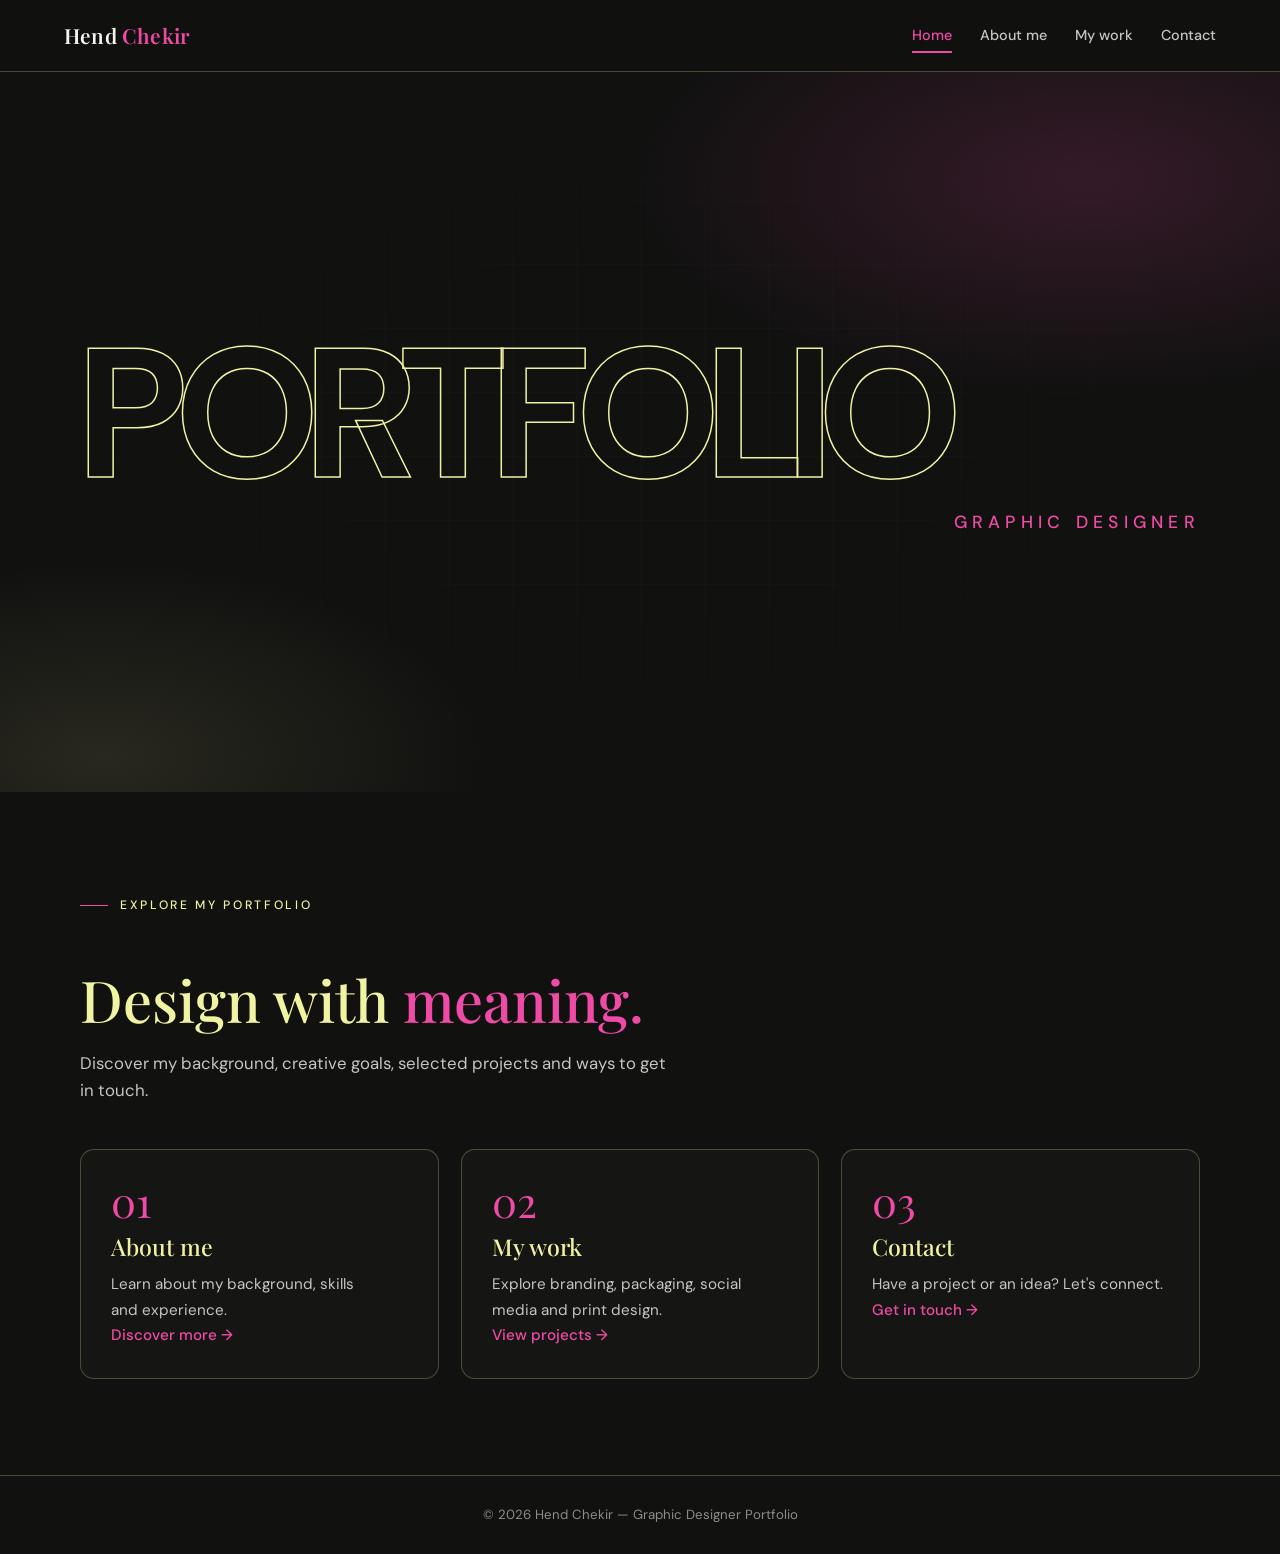
<file: index.html>
<!DOCTYPE html>
<html lang="en">
<head><meta charset="UTF-8"><meta name="viewport" content="width=device-width, initial-scale=1.0"> <title>Home | Hend Chekir</title>
<link rel="stylesheet" href="style.css"></head>
<body><header class="navbar">
    


<a class="brand" href="index.html">Hend <span>Chekir</span></a>

<nav class="nav-links" aria-label="Main navigation">
    <a class="active" href="index.html">Home</a>
    <a class="" href="about.html">About me</a>
    <a class="" href="portfolio.html">My work</a>
    <a class="" href="contact.html">Contact</a></nav></header><main>
<section class="hero" id="home"><div class="container">
<h1>PORTFOLIO</h1><p class="hero-role">Graphic Designer</p>
</div></section>
<section><div class="container"><p class="eyebrow">Explore my portfolio</p><h2 class="section-title">Design with <span class="accent">meaning.</span></h2><p class="section-intro">Discover my background, creative goals, selected projects and ways to get in touch.</p><div class="objective-grid">
<article class="objective-card"><div class="objective-number">01</div><h3>About me</h3><p>Learn about my background, skills and experience.</p><p><a class="accent" href="about.html">Discover more →</a></p></article>
<article class="objective-card"><div class="objective-number">02</div><h3>My work</h3><p>Explore branding, packaging, social media and print design.</p><p><a class="accent" href="portfolio.html">View projects →</a></p></article>
<article class="objective-card"><div class="objective-number">03</div><h3>Contact</h3><p>Have a project or an idea? Let's connect.</p><p><a class="accent" href="contact.html">Get in touch →</a></p></article>
</div></div></section></main><footer class="footer"><div class="container">© 2026 Hend Chekir — Graphic Designer Portfolio</div></footer></body></html>
</file>
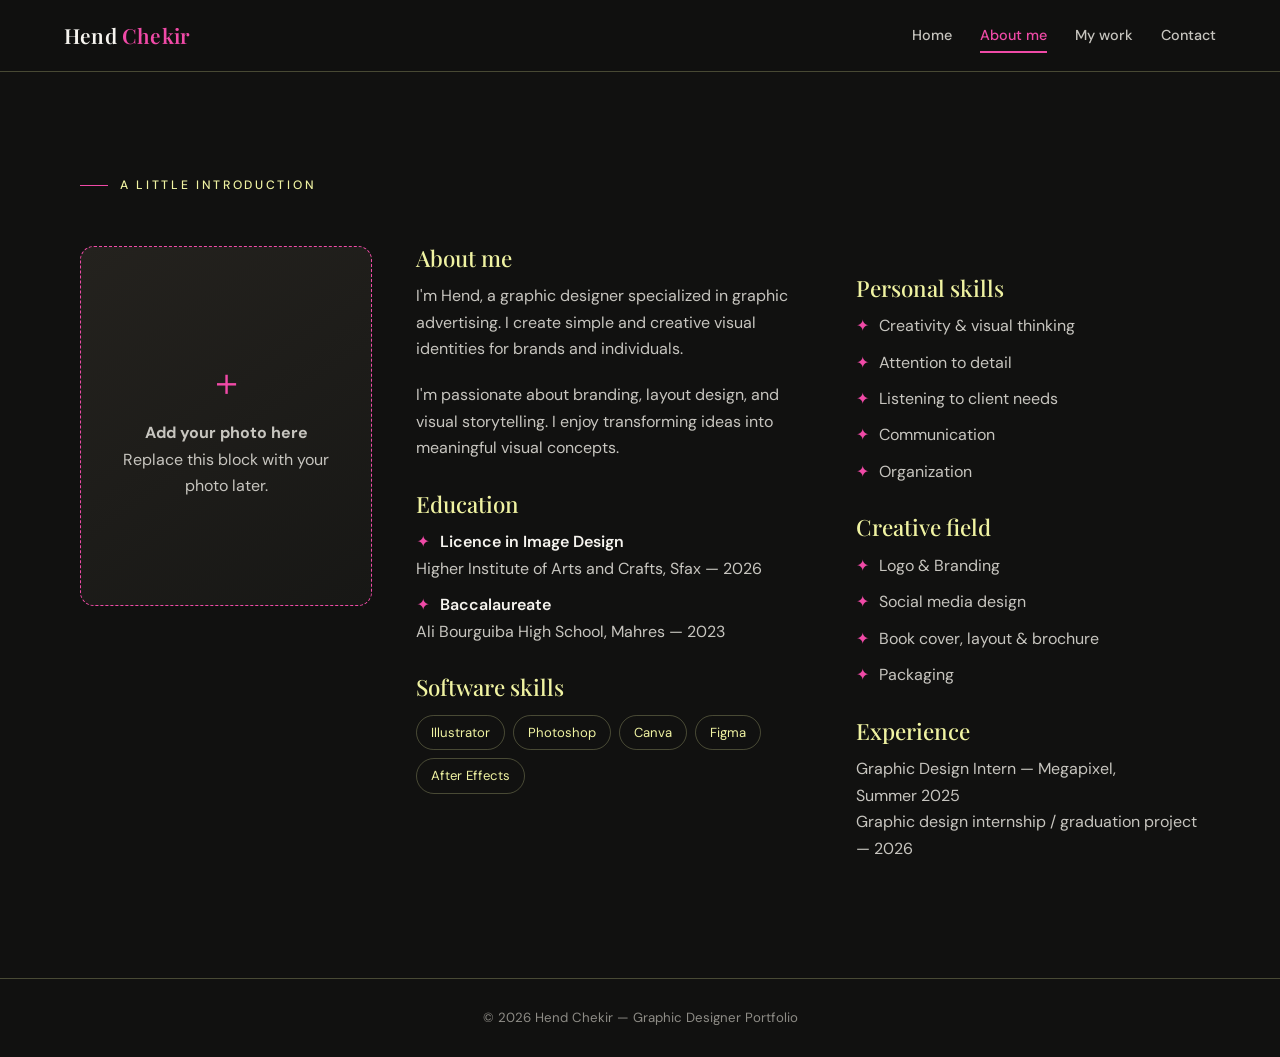
<file: about.html>
<!DOCTYPE html>
<html lang="en">
<head><meta charset="UTF-8"><meta name="viewport" content="width=device-width, initial-scale=1.0"><title>About me | Hend Chekir</title><link rel="stylesheet" href="style.css"></head>
<body><header class="navbar"><a class="brand" href="index.html">Hend <span>Chekir</span></a><nav class="nav-links" aria-label="Main navigation"><a class="" href="index.html">Home</a><a class="active" href="about.html">About me</a><a class="" href="portfolio.html">My work</a><a class="" href="contact.html">Contact</a></nav></header><main>
<section><div class="container"><p class="eyebrow">A little introduction</p> 
<div class="about-grid">
<div class="photo-placeholder"><div><span>＋</span><strong>Add your photo here</strong><p>Replace this block with your photo later.</p></div></div>
<div class="about-copy"><h2 class="mini-title">About me</h2><p>I'm Hend, a graphic designer specialized in graphic advertising. I create simple and creative visual identities for brands and individuals.</p><p>I'm passionate about branding, layout design, and visual storytelling. I enjoy transforming ideas into meaningful visual concepts.</p>
<h3 class="mini-title">Education</h3><ul class="simple-list"><li><strong>Licence in Image Design</strong><br>Higher Institute of Arts and Crafts, Sfax — 2026</li><li><strong>Baccalaureate</strong><br>Ali Bourguiba High School, Mahres — 2023</li></ul>
<h3 class="mini-title">Software skills</h3><div class="skill-tags"><span>Illustrator</span><span>Photoshop</span><span>Canva</span><span>Figma</span><span>After Effects</span></div></div>
<div><h3 class="mini-title">Personal skills</h3><ul class="simple-list"><li>Creativity & visual thinking</li><li>Attention to detail</li><li>Listening to client needs</li><li>Communication</li><li>Organization</li></ul>
<h3 class="mini-title">Creative field</h3><ul class="simple-list"><li>Logo & Branding</li><li>Social media design</li><li>Book cover, layout & brochure</li><li>Packaging</li></ul>
<h3 class="mini-title">Experience</h3><p class="muted">Graphic Design Intern — Megapixel, Summer 2025<br>Graphic design internship / graduation project — 2026</p></div>
</div></div></section></main><footer class="footer"><div class="container">© 2026 Hend Chekir — Graphic Designer Portfolio</div></footer></body></html>
</file>
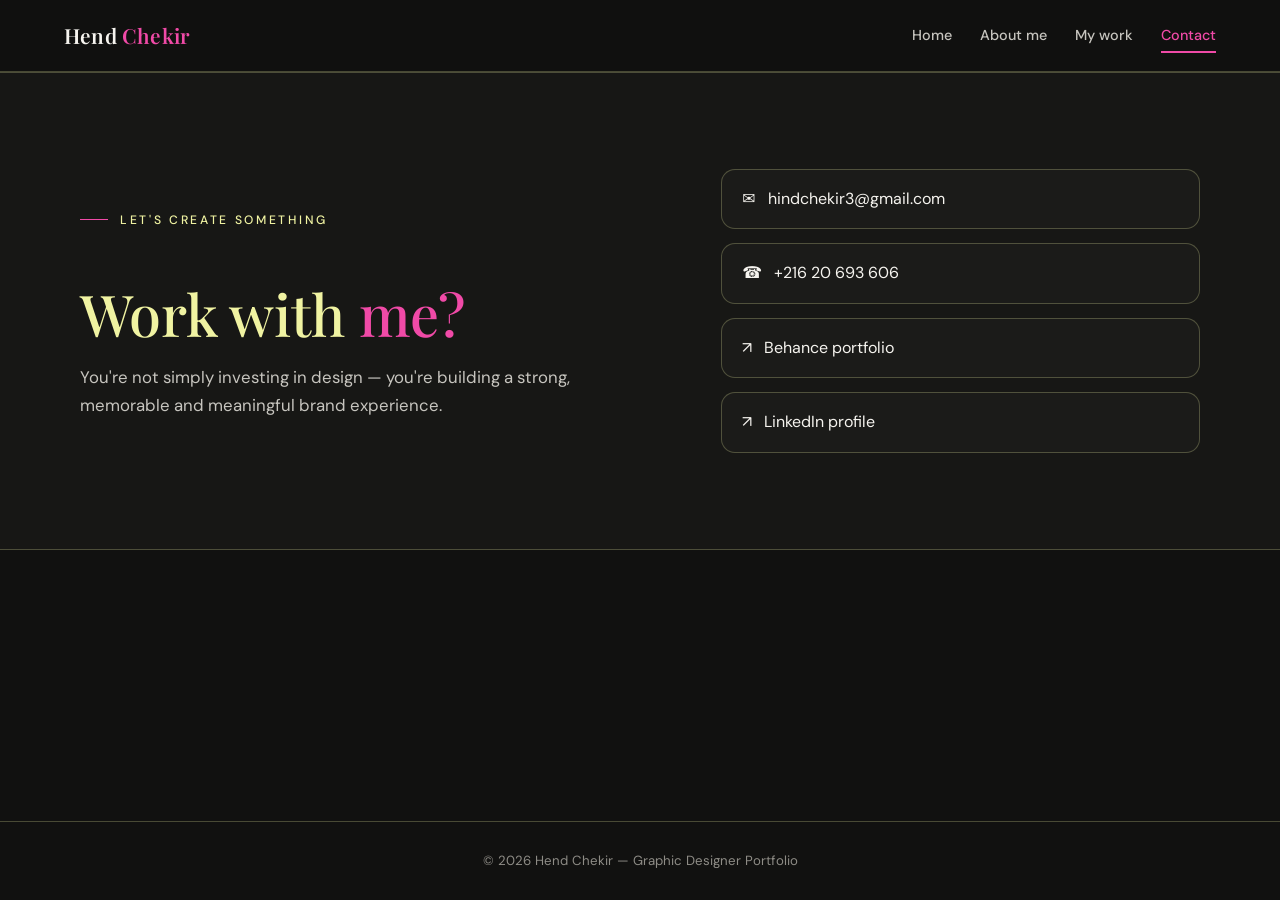
<file: contact.html>
<!DOCTYPE html>
<html lang="en">
<head><meta charset="UTF-8"><meta name="viewport" content="width=device-width, initial-scale=1.0"><title>Contact | Hend Chekir</title><link rel="stylesheet" href="style.css"></head>
<body><header class="navbar"><a class="brand" href="index.html">Hend <span>Chekir</span></a><nav class="nav-links" aria-label="Main navigation"><a class="" href="index.html">Home</a><a class="" href="about.html">About me</a><a class="" href="portfolio.html">My work</a><a class="active" href="contact.html">Contact</a></nav></header><main>
<section class="dark-section"><div class="container contact-grid"><div><p class="eyebrow">Let's create something</p><h1 class="section-title">Work with <span class="accent">me?</span></h1><p class="contact-text">You're not simply investing in design — you're building a strong, memorable and meaningful brand experience.</p></div>
<div class="contact-links"><a href="mailto:hindchekir3@gmail.com">✉ &nbsp; hindchekir3@gmail.com</a><a href="tel:+21620693606">☎ &nbsp; +216 20 693 606</a><a href="https://www.behance.net/hendchekir" target="_blank" rel="noreferrer">↗ &nbsp; Behance portfolio</a><a href="https://www.linkedin.com/in/hend-chekir-9b2864338/" target="_blank" rel="noreferrer">↗ &nbsp; LinkedIn profile</a></div>
</div></section></main><footer class="footer"><div class="container">© 2026 Hend Chekir — Graphic Designer Portfolio</div></footer></body></html>
</file>
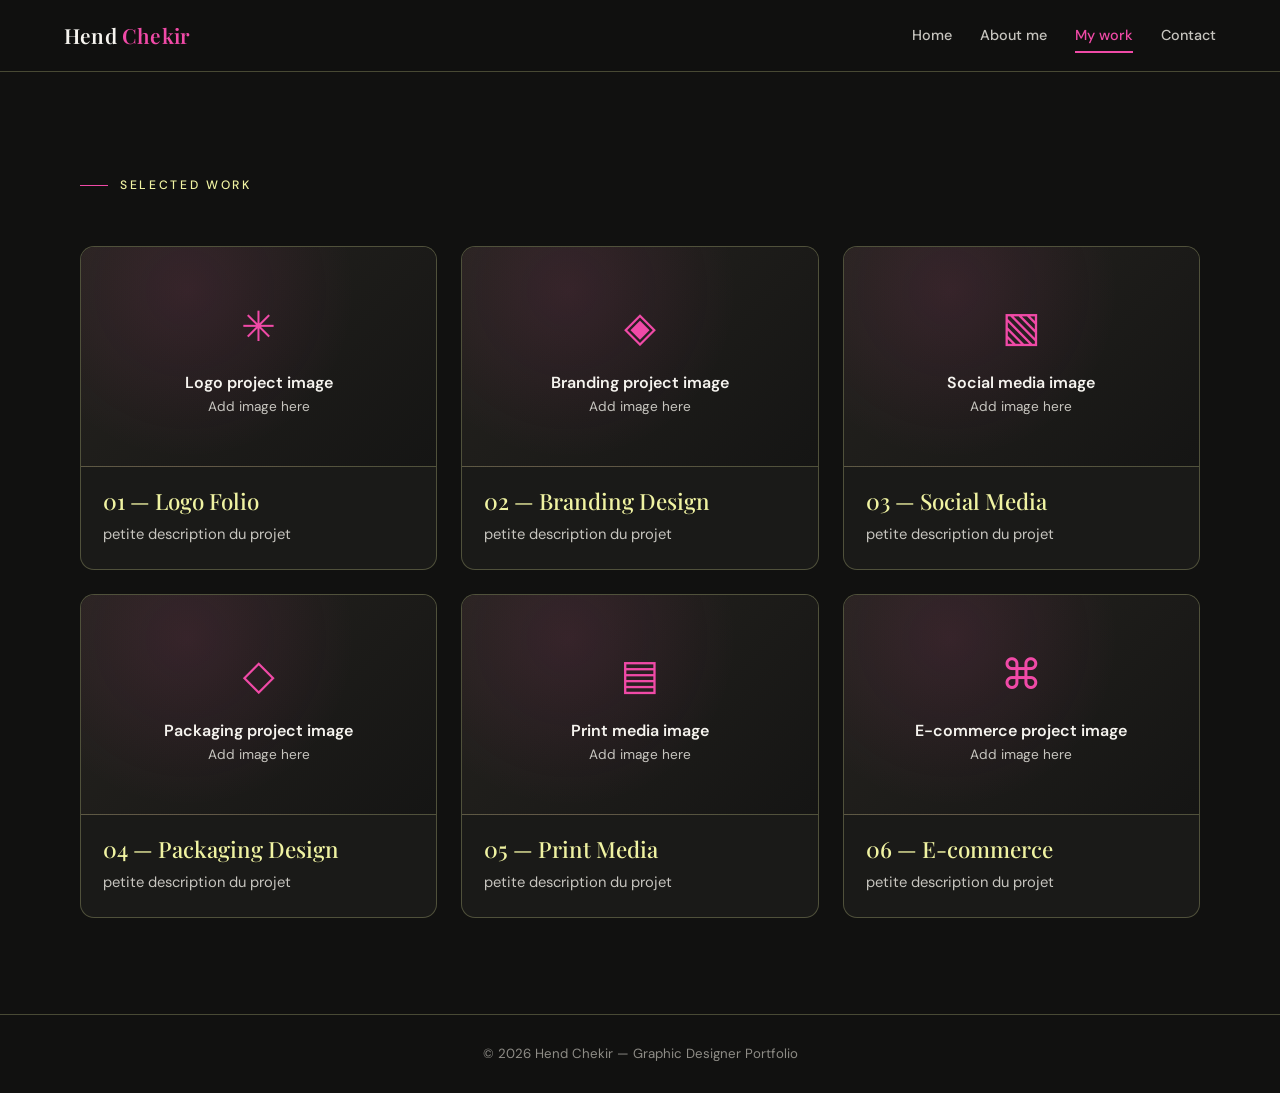
<file: portfolio.html>
<!DOCTYPE html>
<html lang="en">
<head><meta charset="UTF-8"><meta name="viewport" content="width=device-width, initial-scale=1.0"><title>Portfolio | Hend Chekir</title><link rel="stylesheet" href="style.css"></head>
<body><header class="navbar"><a class="brand" href="index.html">Hend <span>Chekir</span>
</a><nav class="nav-links" aria-label="Main navigation">
    <a class="" href="index.html">Home</a>
    <a class="" href="about.html">About me</a>
    <a class="active" href="portfolio.html">My work</a>
    <a class="" href="contact.html">Contact</a>
</nav></header><main>
<section><div class="container">
    <p class="eyebrow">Selected work</p>
    
    <div class="portfolio-grid"><article class="project-card">
        <div class="project-image"><div><span class="symbol">✳</span>
            <strong>Logo project image</strong><p>Add image here</p></div>
        </div><div class="project-info">
            <h2>01 — Logo Folio</h2>
            <p>petite description du projet</p></div>
        </article><article class="project-card"><div class="project-image"><div>
            <span class="symbol">◈</span><strong>Branding project image</strong>
            <p>Add image here</p></div></div><div class="project-info">
                <h2>02 — Branding Design</h2>
                <p>petite description du projet</p></div>
            </article><article class="project-card">
                <div class="project-image"><div>
                    <span class="symbol">▧</span><strong>Social media image</strong>
                    <p>Add image here</p></div></div><div class="project-info">
                        <h2>03 — Social Media</h2><p>petite description du projet</p>
                    </div></article><article class="project-card"><div class="project-image"><div><span class="symbol">◇</span>
                        <strong>Packaging project image</strong><p>Add image here</p></div></div><div class="project-info">
                            <h2>04 — Packaging Design</h2><p>petite description du projet</p>
                        </div></article><article class="project-card"><div class="project-image"><div>
                            <span class="symbol">▤</span><strong>Print media image</strong>
                            <p>Add image here</p></div></div><div class="project-info">
                                <h2>05 — Print Media</h2><p>petite description du projet</p>
                            </div></article><article class="project-card">
                                <div class="project-image"><div><span class="symbol">⌘</span><strong>E-commerce project image</strong><p>Add image here</p></div></div><div	class "project-info"><h2>06 — E-commerce</h2><p>petite description du projet</p></div></article></div></div></section></main><footer class="footer"><div class="container">© 2026 Hend Chekir — Graphic Designer Portfolio</div></footer></body></html>
</file>
<file: style.css>
@import url('https://fonts.googleapis.com/css2?family=DM+Sans:wght@400;500;600;700&family=Playfair+Display:ital,wght@0,400;0,500;0,600;0,700;1,500&display=swap');

/* ============ Tokens ============ */
:root {
  --bg: #111110;
  --bg-soft: #171715;
  --panel: #1a1a18;
  --pink: #f04aa7;
  --yellow: #f0f3a2;
  --white: #f6f4ef;
  --muted: #c7c5bf;
  --line: rgba(240, 243, 162, .25);
  --line-strong: rgba(240, 243, 162, .5);

  --font-body: "DM Sans", system-ui, -apple-system, "Segoe UI", Arial, sans-serif;
  --font-display: "Playfair Display", Georgia, "Times New Roman", serif;

  --radius: 14px;
  --header-h: 72px;
  --ease: cubic-bezier(.22, .61, .36, 1);
}

/* ============ Base ============ */
*, *::before, *::after { box-sizing: border-box; margin: 0; padding: 0; }
html { scroll-behavior: smooth; scroll-padding-top: var(--header-h); -webkit-text-size-adjust: 100%; }
body {
  background: var(--bg);
  color: var(--white);
  font-family: var(--font-body);
  line-height: 1.65;
  min-height: 100vh;
  display: flex;
  flex-direction: column;
  -webkit-font-smoothing: antialiased;
  text-rendering: optimizeLegibility;
}
main { flex: 1; }
img, svg, video { max-width: 100%; height: auto; display: block; }
a { color: inherit; text-decoration: none; transition: color .25s var(--ease), border-color .25s var(--ease), transform .25s var(--ease); }
::selection { background: var(--pink); color: var(--bg); }
:focus-visible { outline: 2px solid var(--yellow); outline-offset: 4px; border-radius: 4px; }

.container { width: min(1120px, 90%); margin-inline: auto; }
.accent { color: var(--pink); }
h1, h2, h3 { font-family: var(--font-display); font-weight: 500; line-height: 1.15; text-wrap: balance; }
p { text-wrap: pretty; }
section { padding: clamp(56px, 8vw, 96px) 0; }

.eyebrow {
  display: inline-flex;
  align-items: center;
  gap: 12px;
  color: var(--yellow);
  text-transform: uppercase;
  letter-spacing: .22em;
  font-size: .76rem;
  font-weight: 500;
  margin-bottom: 50px;
}
.eyebrow::before { content: ""; width: 28px; height: 1px; background: var(--pink); }

.section-title { color: var(--yellow); font-size: clamp(2.2rem, 5vw, 3.6rem); margin-bottom: 18px; }
.section-intro { color: var(--muted); max-width: 650px; margin-bottom: 44px; font-size: 1.05rem; }

/* ============ Navbar ============ */
.navbar {
  position: sticky;
  top: 0;
  z-index: 50;
  display: flex;
  align-items: center;
  justify-content: space-between;
  gap: 24px;
  min-height: var(--header-h);
  padding: 14px 5%;
  background: rgba(17, 17, 16, .78);
  -webkit-backdrop-filter: blur(14px) saturate(140%);
  backdrop-filter: blur(14px) saturate(140%);
  border-bottom: 1px solid var(--line);
}
.brand { font-family: var(--font-display); font-size: 1.3rem; font-weight: 600; white-space: nowrap; letter-spacing: .01em; }
.brand p { display: inline; margin: 0; }
.brand span { color: var(--pink); }
.brand:hover { opacity: .85; }

.navbar .brand {
  color: var(--white);
  font-family: "Playfair Display", Georgia, serif;
}

.navbar .brand span {
  color: #f04aa7;
}

.nav-links { display: flex; flex-wrap: wrap; gap: 6px 28px; font-size: .9rem; font-weight: 500; color: var(--muted); }
.nav-links a { position: relative; padding: 6px 0; }
.nav-links a::after {
  content: "";
  position: absolute;
  left: 0; bottom: 0;
  width: 100%; height: 2px;
  background: var(--pink);
  transform: scaleX(0);
  transform-origin: left;
  transition: transform .3s var(--ease);
}
.nav-links a:hover, .nav-links a.active { color: var(--pink); }
.nav-links a:hover::after, .nav-links a.active::after { transform: scaleX(1); }

/* ============ Hero ============ */
.hero {
  min-height: calc(88vh - var(--header-h));
  display: flex;
  align-items: center;
  position: relative;
  overflow: hidden;
  padding: 80px 0;
  background:
    radial-gradient(ellipse 60% 50% at 85% 15%, rgba(240, 74, 167, .16), transparent 60%),
    radial-gradient(ellipse 50% 45% at 8% 95%, rgba(240, 243, 162, .10), transparent 60%),
    var(--bg);
}
.hero::after { /* subtle grain / grid texture */
  content: "";
  position: absolute;
  inset: 0;
  background-image: linear-gradient(var(--line) 1px, transparent 1px), linear-gradient(90deg, var(--line) 1px, transparent 1px);
  background-size: 64px 64px;
  opacity: .06;
  mask-image: radial-gradient(ellipse at center, #000 30%, transparent 75%);
  -webkit-mask-image: radial-gradient(ellipse at center, #000 30%, transparent 75%);
  pointer-events: none;
}
.hero .container { position: relative; z-index: 1; }
.welcome { text-align: center; font-family: var(--font-display); font-size: clamp(1.2rem, 2.6vw, 2rem); margin-bottom: 55px; }
.signature { color: var(--pink); font-family: var(--font-display); font-style: italic; font-size: clamp(1.5rem, 3vw, 2.5rem); }

.hero h1 {
  color: var(--yellow); /* fallback if text-stroke is unsupported */
  font-family: var(--font-body);
  font-size: clamp(3.4rem, 15vw, 11.5rem);
  font-weight: 700;
  line-height: .95;
  letter-spacing: -.06em;
  overflow-wrap: anywhere;
  transition: color .5s var(--ease);
}
@supports (-webkit-text-stroke: 1px #000) {
  .hero h1 { color: transparent; -webkit-text-stroke: 1.5px var(--yellow); }
  .hero h1:hover { color: rgba(240, 243, 162, .1); }
}
.hero-role {
  color: var(--pink);
  text-align: right;
  font-weight: 500;
  font-size: clamp(.85rem, 1.6vw, 1.1rem);
  letter-spacing: .3em;
  text-transform: uppercase;
  margin-top: 6px;
}
.hero-note { color: var(--muted); margin-top: 28px; max-width: 460px; font-size: 1.05rem; }

/* ============ About ============ */
.about-grid { display: grid; grid-template-columns: .85fr 1.15fr 1fr; gap: clamp(24px, 4vw, 44px); align-items: start; }
.photo-placeholder {
  min-height: 360px;
  border: 1px dashed var(--pink);
  border-radius: var(--radius);
  display: grid;
  place-items: center;
  padding: 24px;
  text-align: center;
  background: linear-gradient(145deg, #24221e, #171715);
  color: var(--muted);
  transition: box-shadow .3s var(--ease), border-color .3s var(--ease);
}
.photo-placeholder:hover { box-shadow: 0 0 0 6px rgba(240, 74, 167, .08); }
.photo-placeholder span { display: block; color: var(--pink); font-size: 2.3rem; margin-bottom: 8px; }
.about-copy p, .muted { color: var(--muted); margin-bottom: 20px; }
.mini-title { color: var(--yellow); font-family: var(--font-display); font-size: 1.4rem; margin: 30px 0 12px; }
.about-grid > :first-child + div .mini-title:first-child,
.about-copy > .mini-title:first-child { margin-top: 0; }
.simple-list { list-style: none; color: var(--muted); }
.simple-list li { margin: 10px 0; padding-left: 0; }
.simple-list li::before { content: "✦"; color: var(--pink); margin-right: 10px; }
.simple-list strong { color: var(--white); font-weight: 600; }

.skill-tags { display: flex; flex-wrap: wrap; gap: 8px; margin-top: 14px; }
.skill-tags span {
  border: 1px solid var(--line);
  color: var(--yellow);
  padding: 6px 14px;
  border-radius: 999px;
  font-size: .82rem;
  transition: background .25s var(--ease), color .25s var(--ease), border-color .25s var(--ease), transform .25s var(--ease);
}
.skill-tags span:hover { background: var(--yellow); color: var(--bg); border-color: var(--yellow); transform: translateY(-2px); }

/* ============ Sections / cards ============ */
.dark-section { background: var(--bg-soft); border-block: 1px solid var(--line); }

.objective-grid { display: grid; grid-template-columns: repeat(3, 1fr); gap: 22px; }
.objective-card {
  padding: 30px;
  border: 1px solid var(--line);
  border-radius: var(--radius);
  background: rgba(255, 255, 255, .02);
  transition: transform .3s var(--ease), border-color .3s var(--ease), background .3s var(--ease);
}
.objective-card:hover { transform: translateY(-6px); border-color: var(--pink); background: rgba(240, 74, 167, .04); }
.objective-number { color: var(--pink); font-size: 2.6rem; font-family: var(--font-display); line-height: 1; }
.objective-card h3 { color: var(--yellow); font-size: 1.45rem; margin: 12px 0; }
.objective-card p { color: var(--muted); font-size: .95rem; }
.objective-card a { font-weight: 500; display: inline-block; }
.objective-card a:hover { transform: translateX(6px); }

/* ============ Portfolio ============ */
.portfolio-grid { display: grid; grid-template-columns: repeat(auto-fill, minmax(300px, 1fr)); gap: 24px; }
.project-card {
  display: flex;
  flex-direction: column;
  overflow: hidden;
  border: 1px solid var(--line);
  border-radius: var(--radius);
  background: var(--panel);
  transition: transform .3s var(--ease), border-color .3s var(--ease), box-shadow .3s var(--ease);
}
.project-card:hover { transform: translateY(-6px); border-color: var(--pink); box-shadow: 0 18px 40px -18px rgba(240, 74, 167, .35); }
.project-image {
  min-height: 220px;
  display: grid;
  place-items: center;
  text-align: center;
  padding: 20px;
  background:
    radial-gradient(circle at 30% 20%, rgba(240, 74, 167, .10), transparent 55%),
    linear-gradient(135deg, #25231f, #151514);
  color: var(--muted);
  border-bottom: 1px solid var(--line);
  overflow: hidden;
}
.project-image img { width: 100%; height: 100%; object-fit: cover; transition: transform .5s var(--ease); }
.project-card:hover .project-image img { transform: scale(1.05); }
.project-image .symbol { display: block; font-size: 2.6rem; color: var(--pink); margin-bottom: 8px; transition: transform .4s var(--ease); }
.project-card:hover .project-image .symbol { transform: scale(1.2) rotate(8deg); }
.project-image strong { color: var(--white); font-weight: 600; }
.project-image p { font-size: .85rem; }

/* .project-info + fallback so a missing class on the last card doesn't break the padding */
.project-info, .project-card > div:last-child:not(.project-image) { padding: 22px; flex: 1; }
.project-info h2, .project-info h3, .project-card > div:last-child h2 { color: var(--yellow); font-size: 1.4rem; margin-bottom: 8px; }
.project-info p, .project-card > div:last-child p { color: var(--muted); font-size: .92rem; }

/* ============ Contact ============ */
.contact-grid { display: grid; grid-template-columns: 1.1fr .9fr; gap: clamp(28px, 5vw, 56px); align-items: center; }
.contact-text { color: var(--muted); max-width: 520px; margin-top: 14px; font-size: 1.05rem; }
.contact-links { display: grid; gap: 14px; }
.contact-links a {
  display: flex;
  align-items: center;
  padding: 16px 20px;
  border: 1px solid var(--line);
  border-radius: var(--radius);
  color: var(--white);
  background: rgba(255, 255, 255, .02);
  overflow-wrap: anywhere;
}
.contact-links a:hover { border-color: var(--pink); color: var(--pink); transform: translateX(6px); background: rgba(240, 74, 167, .05); }

/* ============ Footer ============ */
.footer { padding: 28px 0; color: #8e8c86; font-size: .83rem; text-align: center; border-top: 1px solid var(--line); }

/* ============ Entrance animation ============ */
@keyframes rise { from { opacity: 0; transform: translateY(18px); } to { opacity: 1; transform: none; } }
.hero h1, .hero-role, .hero-note,
.section-title, .eyebrow, .section-intro,
.project-card, .objective-card { animation: rise .7s var(--ease) both; }
.hero-role { animation-delay: .1s; }
.hero-note { animation-delay: .2s; }
.project-card:nth-child(2), .objective-card:nth-child(2) { animation-delay: .08s; }
.project-card:nth-child(3), .objective-card:nth-child(3) { animation-delay: .16s; }
.project-card:nth-child(4) { animation-delay: .24s; }
.project-card:nth-child(5) { animation-delay: .32s; }
.project-card:nth-child(6) { animation-delay: .4s; }

/* ============ Responsive ============ */
@media (max-width: 960px) {
  .about-grid { grid-template-columns: 1fr 1fr; }
  .photo-placeholder { grid-row: span 2; }
  .objective-grid { grid-template-columns: 1fr; }
}
@media (max-width: 720px) {
  .contact-grid { grid-template-columns: 1fr; }
}
@media (max-width: 600px) {
  .navbar { position: static; flex-direction: column; align-items: flex-start; gap: 10px; }
  .nav-links { gap: 6px 18px; }
  .hero { min-height: 70vh; padding: 60px 0; }
  .hero-role { letter-spacing: .2em; }
  .about-grid, .portfolio-grid { grid-template-columns: 1fr; }
  .photo-placeholder { min-height: 240px; grid-row: auto; }
}

/* ============ Accessibility ============ */
@media (prefers-reduced-motion: reduce) {
  html { scroll-behavior: auto; }
  *, *::before, *::after { animation: none !important; transition: none !important; }
}
</file>
